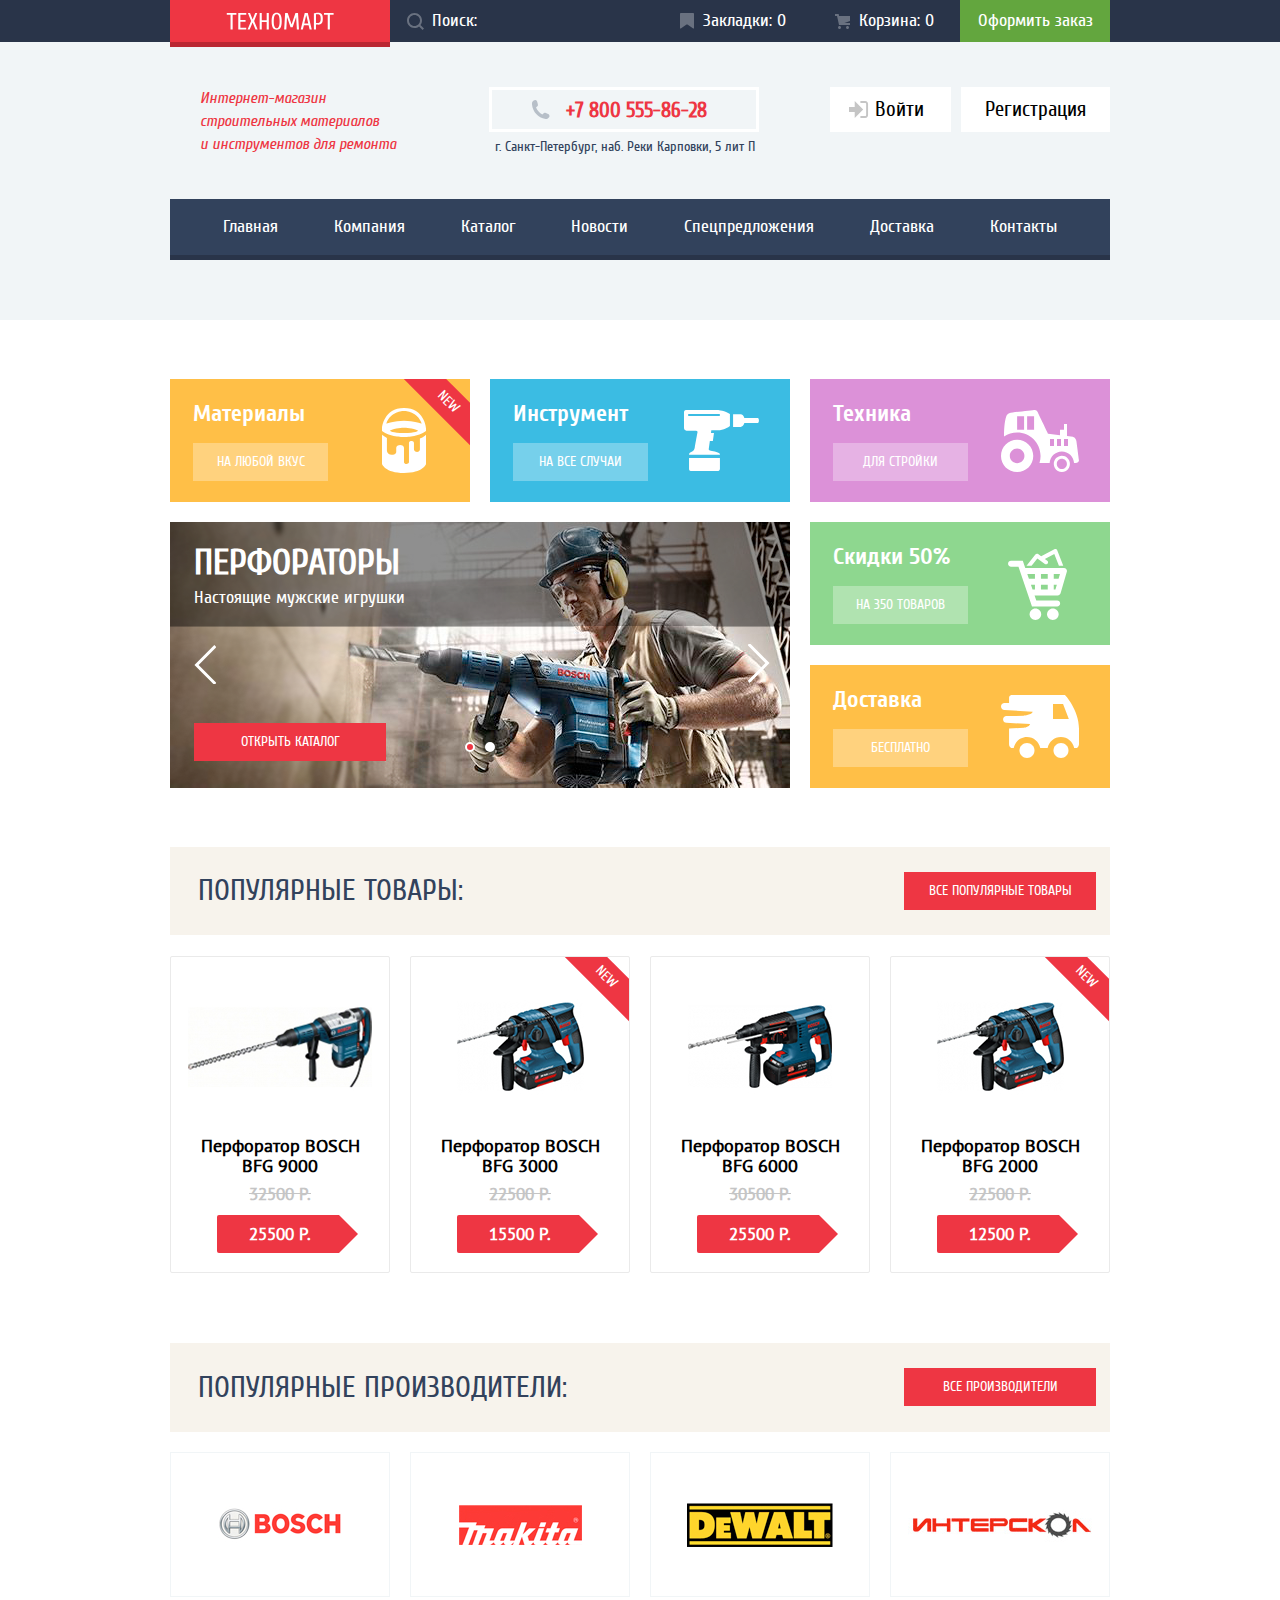
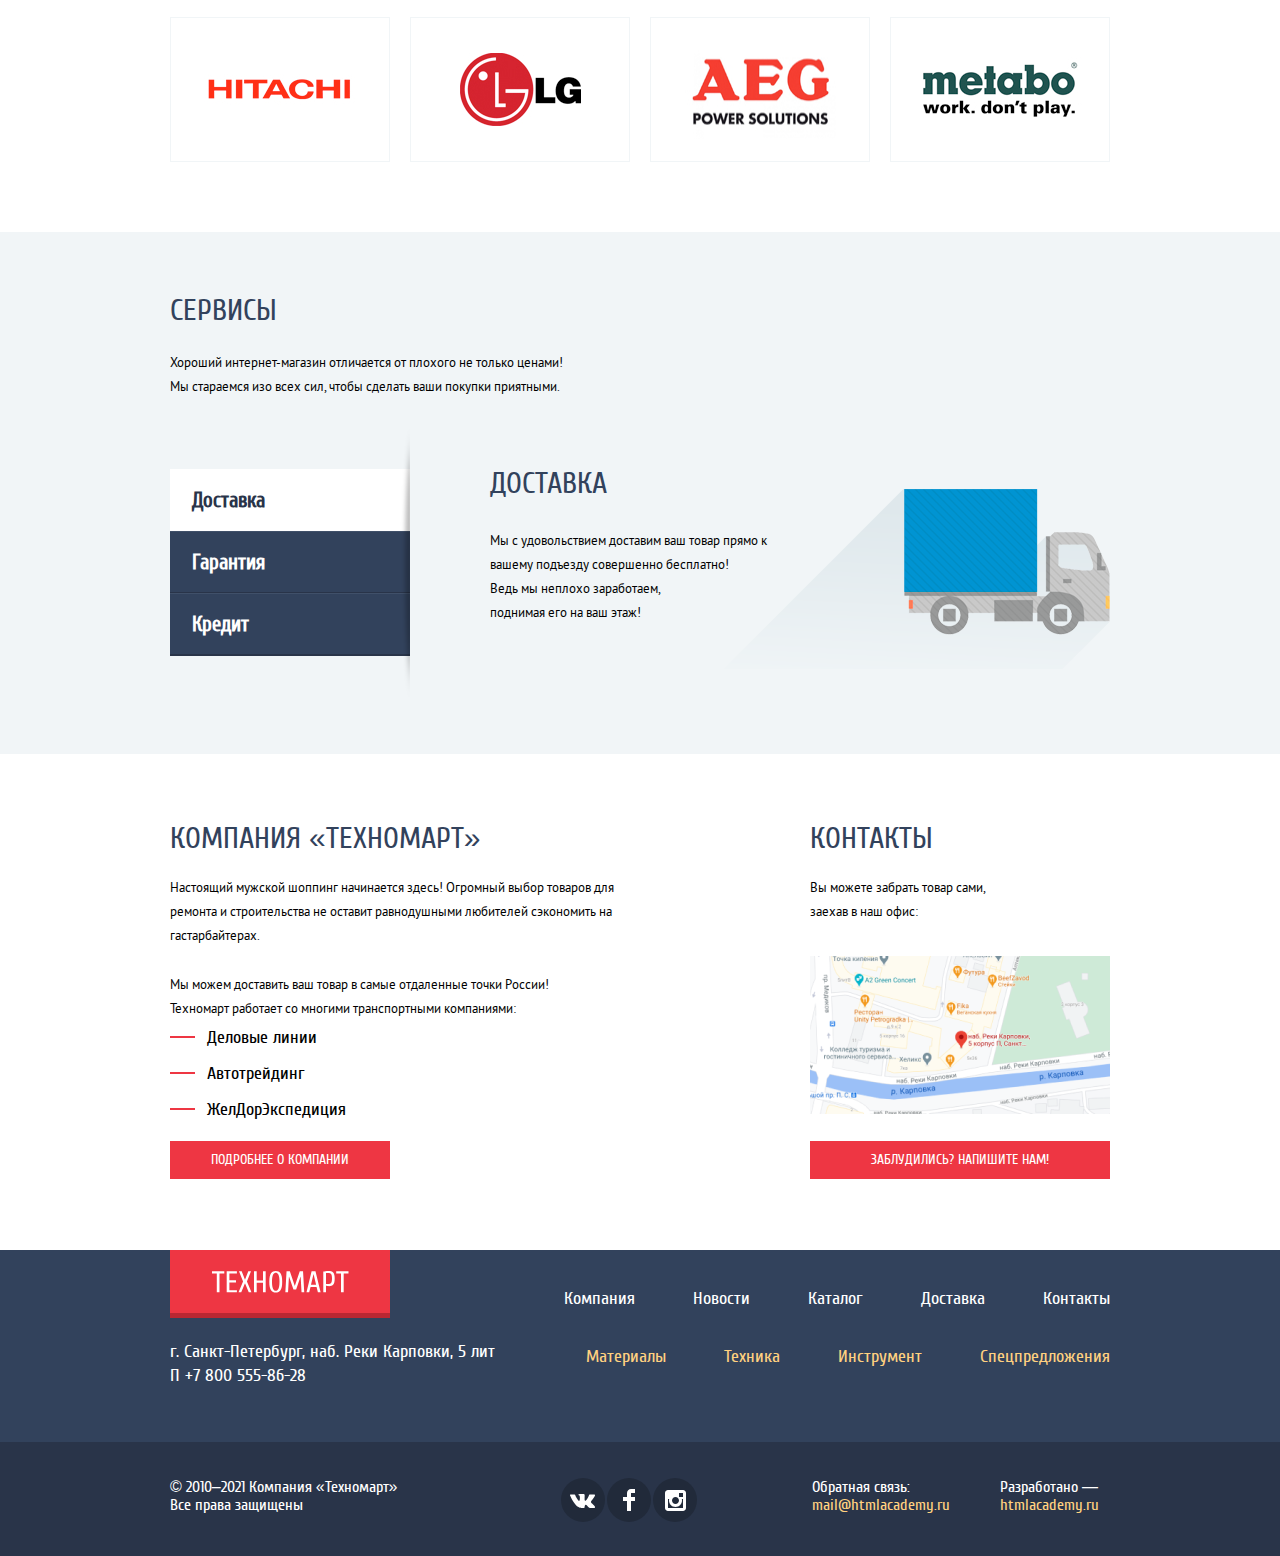
<file: index.html>
<!DOCTYPE html>
<html class="page" lang="ru">

<head>
	<meta charset="utf-8">
	<meta name="viewport" content="width=device-width, initial-scale=1.0">
	<title>HTML Academy: Техномарт</title>
	<link rel="icon" href="favicon.ico">
	<link rel="stylesheet" href="css/normalize-minimize.css">
	<link rel="stylesheet" href="css/style-minimize.css"> 
</head>

<body class="page-body">
	<div class="main-grid-wrapper">
		<header class="main-header">
			<section class="header-top">
				<div class="header-top-wrapper">
					<a class="header-top-logo main-logo"> <img class="main-header-logo-image" src="img/content/logo-technomart.svg" width="108" height="18" alt="логотип Техномарт"> </a>
					<div class="search-wrapper">
						<input class="main-search" type="text" name="search" id="search-id">
						<label class="main-search-label" for="search-id">
							<svg width="17" height="17" viewBox="0 0 17 17" xmlns="http://www.w3.org/2000/svg">
								<path class="main-search-label-icon" fill-rule="evenodd" clip-rule="evenodd" opacity="0.3" fill="#FFFFFF" d="M13.458 12.044L17 15.586L15.586 17L12.044 13.458C10.782 14.421 9.21 15 7.5 15C3.35786 15 0 11.6421 0 7.5C0 3.35786 3.35786 0 7.5 0C11.6421 0 15 3.35786 15 7.5C15.0001 9.14309 14.4581 10.7403 13.458 12.044ZM7.5 2C4.467 2 2 4.467 2 7.5C2.00331 10.5362 4.4638 12.9967 7.5 13C10.532 13 13 10.532 13 7.5C13 4.467 10.532 2 7.5 2Z" /> </svg> <span class="visually-hidden">
                  Поиск
                </span> </label>
					</div>
					<a class="header-top--bookmarks" href="#">
						<svg class="bookmarks-icon" width="14" height="16" viewBox="0 0 14 16" xmlns="http://www.w3.org/2000/svg">
							<path opacity="0.3" fill="#FFFFFF" d="M14 15C14 15.55 13.632 15.741 13.182 15.426L7.819 11.661C7.369 11.346 6.632 11.346 6.182 11.661L0.818 15.426C0.368 15.741 0 15.55 0 15V1C0 0.45 0.45 0 1 0H13C13.55 0 14 0.45 14 1V15Z" /> </svg> Закладки: <span>0</span> </a>
					<a class="header-top--basket" href="#">
						<svg class="basket-icon" width="15" height="15" viewBox="0 0 15 15" xmlns="http://www.w3.org/2000/svg">
							<path opacity="0.3" fill="#FFFFFF" d="M4.5 15C5.32843 15 6 14.3284 6 13.5C6 12.6716 5.32843 12 4.5 12C3.67157 12 3 12.6716 3 13.5C3 14.3284 3.67157 15 4.5 15Z" />
							<path opacity="0.3" fill="#FFFFFF" d="M12.5 15C13.3284 15 14 14.3284 14 13.5C14 12.6716 13.3284 12 12.5 12C11.6716 12 11 12.6716 11 13.5C11 14.3284 11.6716 15 12.5 15Z" />
							<path opacity="0.3" fill="#FFFFFF" d="M15 2H4.07L3.648 0H0V2H2.031L4.016 11H15V9H9.441L15 6.951V2Z" /> </svg> Корзина: <span>0</span> </a> <a class="make-order-button" href="#">Оформить заказ</a> </div>
			</section>
			<section class="header-middle">
				<div class="header-middle--main-description-wrapper">
					<h1 class="header-middle--main-description">Интернет-магазин строительных материалов и&nbsp;инструментов для ремонта</h1> </div>
				<div class="header-middle--contacts-wrapper"> <a class="header-middle--call-us-button" href="tel:+78005558628">+7 800 555-86-28</a>
					<p class="header-middle--address">г. Санкт-Петербург, наб. Реки Карповки, 5 лит П</p>
				</div>
				<div class="header-middle--account-buttons-wrapper">
					<a class="header-middle--account-button log-in" href="#">
						<svg width="20" height="17" viewBox="0 0 20 17" xmlns="http://www.w3.org/2000/svg">
							<path d="M14.1667 8.5L5.71429 0V6H0V11H5.71429V17L14.1667 8.5Z" fill="#C5C5C5" />
							<path d="M16.1771 15.01H11.3895V17H16.1771C18.2514 17 19.0381 15.19 19.0619 13.974V3.028C19.0381 1.811 18.2514 0 16.1771 0H11.3895V1.99H16.1771C16.9762 1.99 17.1219 2.671 17.1391 3.047V13.951C17.1229 14.327 16.9762 15.01 16.1771 15.01Z" fill="#C5C5C5" /> </svg> Войти </a>
					<a class="header-middle--account-button check-in" href="#">
						<p>Регистрация</p>
					</a>
				</div>
			</section>
			<nav class="main-nav">
				<ul class="site-nav">
					<li> <a>Главная</a> </li>
					<li> <a href="#">Компания</a> </li>
					<li> <a href="catalog.html">Каталог</a> </li>
					<li> <a href="#">Новости</a> </li>
					<li> <a href="#">Спецпредложения</a> </li>
					<li> <a href="#">Доставка</a> </li>
					<li> <a href="#">Контакты</a> </li>
				</ul>
			</nav>
		</header>
		<main class="main-container index-container">
			<div class="center-wrapper">
				<section class="services">
					<h2 class="visually-hidden">Акции и услуги</h2>
					<div class="services-list">
						<div class="services-list-item services-list-item--new materials">
							<h3>Материалы</h3> <a href="#">На любой вкус</a> </div>
						<div class="services-list-item tools">
							<h3>Инструмент</h3> <a href="#">На все случаи</a> </div>
						<div class="services-list-item equipment">
							<h3>Техника</h3> <a href="#">Для стройки</a> </div>
						<div class="services-list-item discount">
							<h3>Скидки 50%</h3> <a href="#">На 350 товаров</a> </div>
						<div class="services-list-item delivery">
							<h3>Доставка</h3> <a href="#">Бесплатно</a> </div>
						<div class="slider">
							<article class="main-article perforators">
								<div class="main-article-wrapper">
									<h3>Перфораторы</h3>
									<p>Настоящие мужские игрушки</p>
								</div> <a class="main-button catalog-button" href="catalog.html">Открыть каталог</a> </article>
							<article class="main-article drills main-article-disabled">
								<div class="main-article-wrapper">
									<h3>Дрели</h3>
									<p>Соседям на радость!</p>
								</div> <a class="main-button catalog-button" href="catalog.html">Открыть каталог</a> </article>
							<div class="slider-buttons">
								<button class="main-article-button button-left perforators-button" type="button" aria-label="переключение слайдера влево"></button>
								<button class="main-article-button button-right perforators-button" type="button" aria-label="переключение слайдера вправо"></button>
							</div>
							<div class="slider-controls">
								<button class="current" type="button" aria-label="Первый слайд"></button>
								<button type="button" aria-label="Второй слайд"></button>
							</div>
						</div>
					</div>
				</section>
				<section class="popular-goods">
					<div class="popular-goods-header">
						<h2 class="typical-header">Популярные товары:</h2> <a class="main-button show-all-goods">все популярные товары</a> </div>
					<ul class="popular-goods-list">
						<li class="popular-goods-item">
							<div class="popular-goods-item--buttons-wrapper"> <a class="popular-goods-item--button buy-button">Купить</a> <a class="popular-goods-item--button to-bookmarks-button">в закладки</a> </div>
							<a class="popular-goods-item--link" href="#">
								<h3>Перфоратор BOSCH BFG 9000</h3> </a>
							<div class="popular-goods-item--image-wrapper"> <img src="img/content/goods/bfg-9000.jpg" width="184" height="164" alt="синий перфоратор с буром на 12"> </div>
							<p>32500 Р.</p>
							<button class="popular-goods-item--price-button" type="button">25500 Р.</button>
						</li>
						<li class="popular-goods-item popular-goods-item--new">
							<div class="popular-goods-item--buttons-wrapper"> <a class="popular-goods-item--button buy-button">Купить</a> <a class="popular-goods-item--button to-bookmarks-button">в закладки</a> </div>
							<a class="popular-goods-item--link" href="#">
								<h3>Перфоратор BOSCH BFG 3000</h3> </a>
							<div class="popular-goods-item--image-wrapper"> <img src="img/content/goods/bfg-3000.jpg" width="127" height="112" alt="синий перфоратор с буром на 8"> </div>
							<p>22500 Р.</p>
							<button class="popular-goods-item--price-button" type="button">15500 Р.</button>
						</li>
						<li class="popular-goods-item">
							<div class="popular-goods-item--buttons-wrapper"> <a class="popular-goods-item--button buy-button">Купить</a> <a class="popular-goods-item--button to-bookmarks-button">в закладки</a> </div>
							<a class="popular-goods-item--link" href="#">
								<h3>Перфоратор BOSCH BFG 6000</h3> </a>
							<div class="popular-goods-item--image-wrapper"> <img src="img/content/goods/bfg-6000.jpg" width="144" height="128" alt="синий перфоратор с буром на 10"> </div>
							<p>30500 Р.</p>
							<button class="popular-goods-item--price-button" type="button">25500 Р.</button>
						</li>
						<li class="popular-goods-item popular-goods-item--new">
							<div class="popular-goods-item--buttons-wrapper"> <a class="popular-goods-item--button buy-button">Купить</a> <a class="popular-goods-item--button to-bookmarks-button">в закладки</a> </div>
							<a class="popular-goods-item--link" href="#">
								<h3>Перфоратор BOSCH BFG 2000</h3> </a>
							<div class="popular-goods-item--image-wrapper"> <img src="img/content/goods/bfg-2000.jpg" width="127" height="112" alt="синий перфоратор с буром на 8"> </div>
							<p>22500 Р.</p>
							<button class="popular-goods-item--price-button" type="button">12500 Р.</button>
						</li>
					</ul>
				</section>
				<section class="popular-companies">
					<div class="popular-companies-header">
						<h2 class="typical-header">Популярные производители:</h2> <a class="main-button show-all-companies" href="">все производители</a> </div>
					<ul class="popular-companies-list">
						<li class="popular-companies-item">
							<a href="#"> <img src="img/content/companies/bosch.jpg" width="126" height="37" alt="логотип BOSCH"> </a>
						</li>
						<li class="popular-companies-item">
							<a href="#"> <img src="img/content/companies/makita.jpg" width="123" height="40" alt="логотип makita"> </a>
						</li>
						<li class="popular-companies-item">
							<a href="#"> <img src="img/content/companies/dewalt.jpg" width="146" height="44" alt="логотип dewalt"> </a>
						</li>
						<li class="popular-companies-item">
							<a href="#"> <img src="img/content/companies/interskol.jpg" width="200" height="76" alt="логотип интерскол"> </a>
						</li>
						<li class="popular-companies-item">
							<a href="#"> <img src="img/content/companies/hitachi.jpg" width="169" height="31" alt="логотип hitachi"> </a>
						</li>
						<li class="popular-companies-item">
							<a href="#"> <img src="img/content/companies/lg.jpg" width="121" height="73" alt="логотип LG"> </a>
						</li>
						<li class="popular-companies-item">
							<a href="#"> <img src="img/content/companies/aeg.jpg" width="151" height="98" alt="логотип AEG"> </a>
						</li>
						<li class="popular-companies-item">
							<a href="#"> <img src="img/content/companies/metabo.jpg" width="204" height="69" alt="логотип metabo"> </a>
						</li>
					</ul>
				</section>
			</div>
			<section class="service-description">
				<div class="service-description--center-wrapper">
					<h2 class="typical-header">Сервисы</h2>
					<p>Хороший интернет-магазин отличается от плохого не только ценами!
						<br> Мы стараемся изо всех сил, чтобы сделать ваши покупки приятными.</p>
					<div class="service-description-wrapper">
						<ul class="services-buttons-list">
							<li class="services-buttons-item">
								<button class="service-button service-button--delivery-button active" type="button">Доставка</button>
							</li>
							<li class="services-buttons-item">
								<button class="service-button service-button--guarantee-button" type="button">Гарантия</button>
							</li>
							<li class="services-buttons-item">
								<button class="service-button service-button--credit-button" type="button">Кредит</button>
							</li>
						</ul>
						<ul class="service-description-list">
							<li class="service-item delivery-item">
								<h3 class="typical-header">Доставка</h3>
								<p>Мы с удовольствием доставим ваш товар прямо к вашему подъезду совершенно бесплатно!
									<br> Ведь мы неплохо заработаем,
									<br> поднимая его на ваш этаж! </p>
							</li>
							<li class="service-item guarantee-item visually-hidden">
								<h3 class="guarantee-header">Гарантия</h3>
								<p>Если купленный у нас товар поломается или заискрит, а также в случае пожара, спровоцированного его возгоранием, вы всегда можете быть уверены в нашей гарантии. Мы обменяем сгоревший товар на новый. Дом уж восстановите как-нибудь сами. </p>
							</li>
							<li class="service-item credit-item visually-hidden">
								<h3 class="typical-header">Кредит</h3>
								<p>Залезть в долговую яму стало проще!
									<br> Кредитные консультанты придут вам на помощь.</p> <a class="main-button make-request" href="#">Отправить заявку</a> </li>
						</ul>
					</div>
				</div>
			</section>
			<section class="company-description">
				<div class="center-wrapper">
					<div class="company-description-wrapper">
						<h2 class="typical-header">Компания «Техномарт»</h2>
						<p>Настоящий мужской шоппинг начинается здесь! Огромный выбор товаров для ремонта и строительства не оставит равнодушными любителей сэкономить на гастарбайтерах.</p>
						<p>Мы можем доставить ваш товар в самые отдаленные точки России!
							<br> Техномарт работает со многими транспортными компаниями:</p>
						<ul class="delivery-companies-list">
							<li>Деловые линии</li>
							<li>Автотрейдинг</li>
							<li>ЖелДорЭкспедиция</li>
						</ul> <a class="main-button about-company-button" href="#">Подробнее о компании</a> </div>
					<div class="company-description--contacts-wrapper"> <span class="typical-header">Контакты</span>
						<p> Вы можете забрать товар сами,
							<br> заехав в наш офис:</p>
						<a href="#" class="button-map"> <img src="img/content/map.png" width="300" height="158" alt="г. Санкт-Петербург, наб. Реки Карповки, 5 лит П"> </a> <a class="main-button appeal-link" href="form.html">Заблудились? Напишите нам!</a> </div>
				</div>
			</section>
		</main>
		<footer class="page-footer">
			<section class="footer-top">
				<div class="center-wrapper">
					<div class="logo-and-address-wrapper">
						<a href="/" class="footer-top-logo main-logo"> <img src="img/content/logo-technomart.svg" width="138" height="23" alt="логотип Техномарт"> </a>
						<p>г. Санкт-Петербург, наб. Реки Карповки, 5 лит П +7 800 555-86-28</p>
					</div>
					<nav class="footer-nav">
						<ul class="footer-nav-list">
							<li class="footer-nav--item"> <a href="#">Компания</a> </li>
							<li class="footer-nav--item"> <a href="#">Новости</a> </li>
							<li class="footer-nav--item"> <a href="/catalog.html">Каталог</a> </li>
							<li class="footer-nav--item"> <a href="#">Доставка</a> </li>
							<li class="footer-nav--item"> <a href="#">Контакты</a> </li>
						</ul>
						<ul class="footer-nav-list">
							<li class="footer-nav--item"> <a href="#">Материалы</a> </li>
							<li class="footer-nav--item"> <a href="#">Техника</a> </li>
							<li class="footer-nav--item"> <a href="#">Инструмент</a> </li>
							<li class="footer-nav--item"> <a href="#">Спецпредложения</a> </li>
						</ul>
					</nav>
				</div>
			</section>
			<section class="footer-bottom">
				<div class="center-wrapper">
					<p class="footer-bottom--copyright"> © 2010–2021 Компания «Техномарт»
						<br> Все права защищены</p>
					<ul class="footer-bottom--social-list">
						<li>
							<a class="footer-bottom--social-button vk" href="#"> <span class="visually-hidden">Вконтакте</span> </a>
						</li>
						<li>
							<a class="footer-bottom--social-button facebook" href="#"> <span class="visually-hidden">Фейсбук</span> </a>
						</li>
						<li>
							<a class="footer-bottom--social-button instagram" href="#"> <span class="visually-hidden">Инстаграм</span> </a>
						</li>
					</ul>
					<p class="footer-bottom--feedback"> Обратная связь: <a href="https://mail@htmlacademy.ru">mail@htmlacademy.ru</a> </p>
					<p class="footer-bottom--developed-by">Разработано — <a href="https://htmlacademy.ru/intensive/htmlcss">htmlacademy.ru</a> </p>
				</div>
			</section>
		</footer>
	</div>
	<section class="appeal">
		<h2 class="visually-hidden">Форма обращения</h2>
		<form class="appeal-form" action="https://echo.htmlacademy.ru" method="POST">
			<div class="form-wrapper">
				<p>
					<label class="appeal-form-label" for="your-name-id">Ваше имя:</label>
					<input class="form-wrapper-field your-name" type="text" name="your-name" id="your-name-id" placeholder="Имя Фамилия"> </p>
				<p>
					<label class="appeal-form-label" for="your-email-id">Ваш e-mail:</label>
					<input class="form-wrapper-field your-email" type="email" name="your-email" id="your-email-id" placeholder="email@example.com"> </p>
				<p>
					<label class="appeal-text-label" for="your-text-id">Текст письма:</label>
					<textarea class="appeal-text" name="your-text" id="your-text-id" placeholder="В свободной форме"></textarea>
				</p>
			</div>
			<div class="submit-button-area">
				<button class="main-button submit-button" type="submit">Отправить</button>
			</div>
			<button class="close-button" type="button" aria-label="кнопка закрытия формы"></button>
		</form>
	</section>
	<section class="map-wrapper">
		<h2 class="visually-hidden">Как до нас добраться</h2>
		<iframe src="https://www.google.com/maps/embed?pb=!1m18!1m12!1m3!1d1998.6037999040354!2d30.322010416394033!3d59.938716271971415!2m3!1f0!2f0!3f0!3m2!1i1024!2i768!4f13.1!3m3!1m2!1s0x4696310fca5ba729%3A0xea9c53d4493c879f!2sBolshaya+Konyushennaya+ul.%2C+19%2C+Sankt-Peterburg%2C+Russia%2C+191186!5e0!3m2!1sen!2s!4v1441888483426" width="943" height="449" allowfullscreen title="Офис компании по адресу ул. Большая Конюшенная 19/8, Санкт-Петербург"></iframe>
		<button class="close-button" type="button" aria-label="кнопка закрытия карты"></button>
	</section>
	<script src="js/appeal-minimize.js"></script>
	<script src="js/map-minimize.js"></script>
	<script src="js/srvice_slider-minimize.js"></script>
</body>
</file>
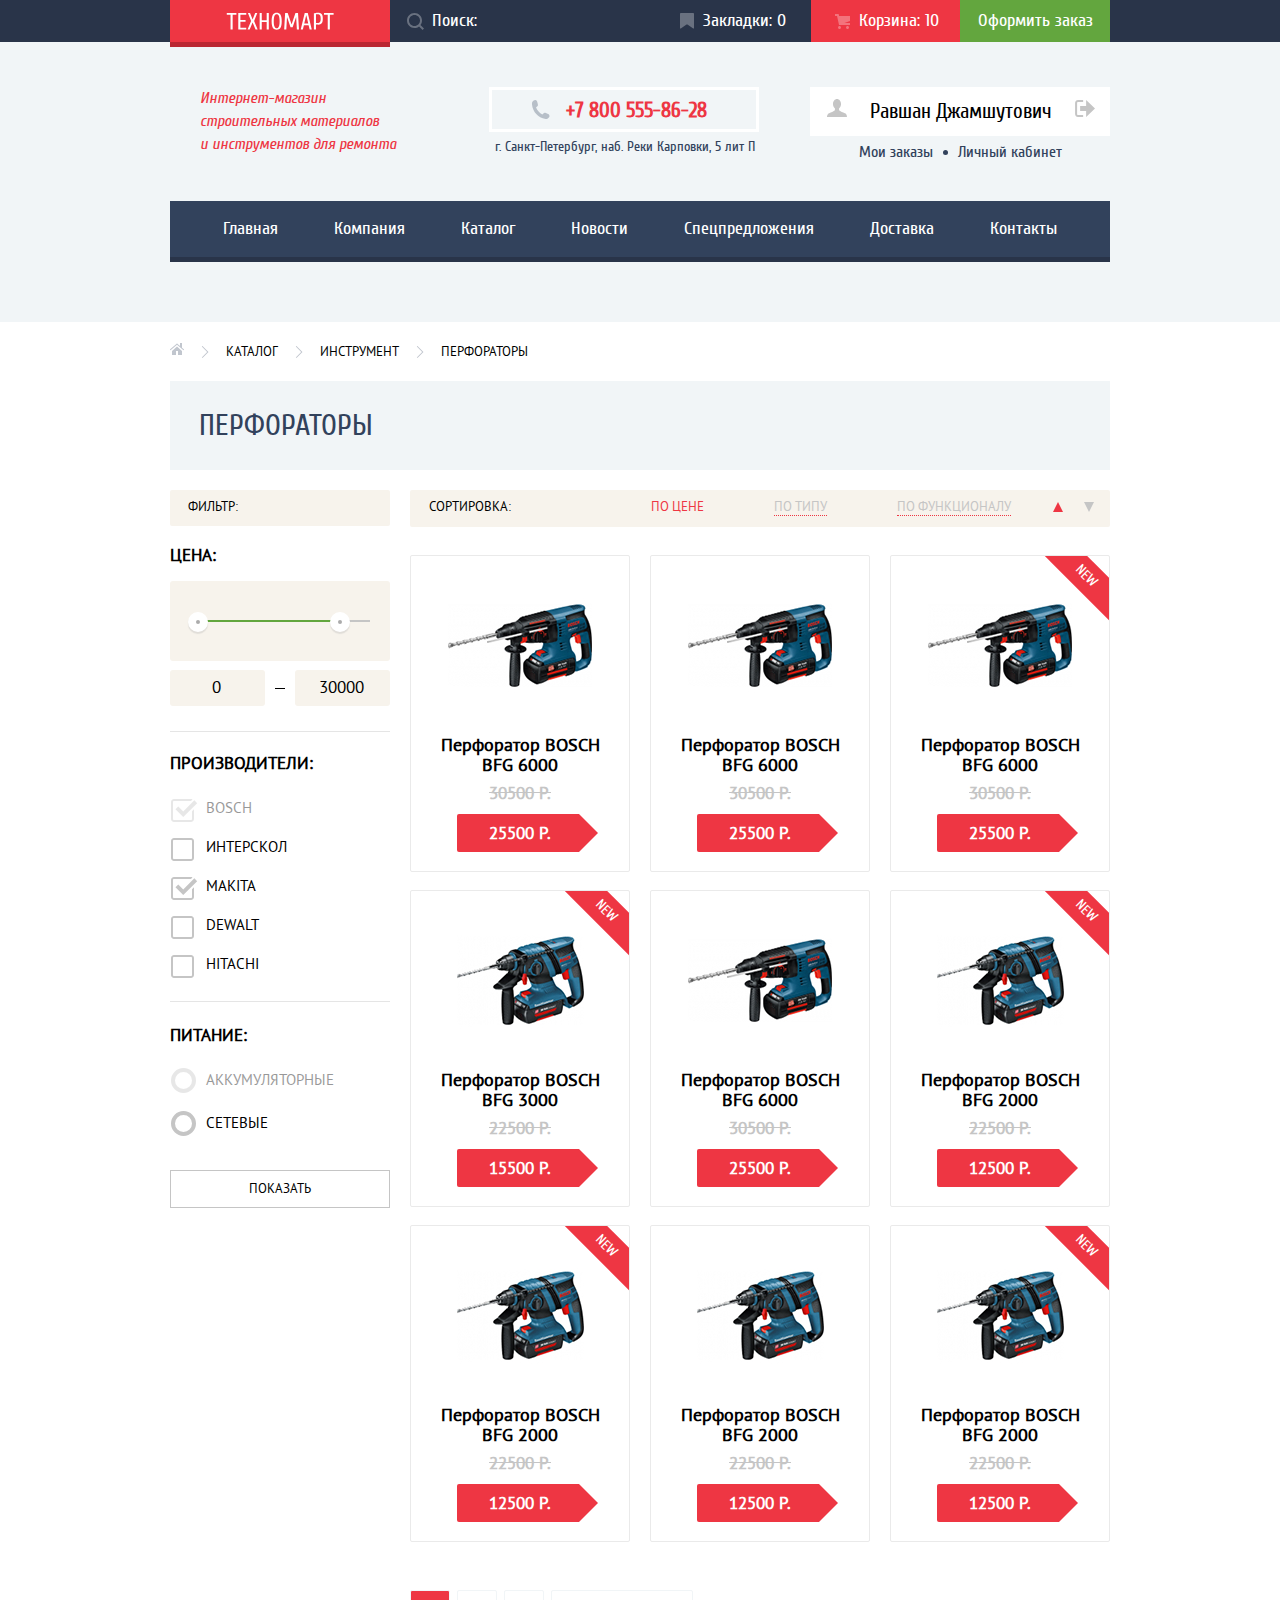
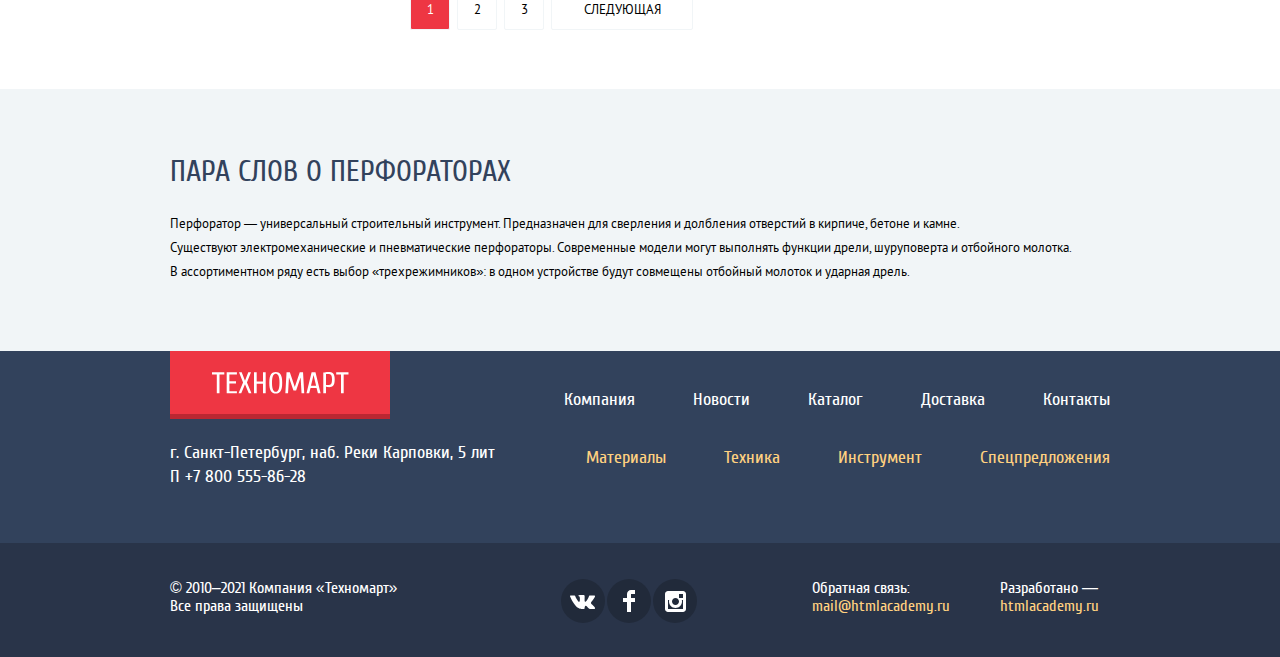
<file: catalog.html>
<!DOCTYPE html>
<html class="page" lang="ru">

<head>
	<meta charset="UTF-8">
	<meta name="viewport" content="width=device-width, initial-scale=1.0">
	<title>HTML Academy: Техномарт</title>
	<link rel="icon" href="favicon.ico">
	<link rel="stylesheet" href="css/normalize-minimize.css">
	<link rel="stylesheet" href="css/style-minimize.css"> </head>

<body class="page-body">
	<div class="main-grid-wrapper">
		<header class="main-header">
			<section class="header-top">
				<div class="header-top-wrapper">
					<a href="index.html" class="header-top-logo main-logo"> <img class="main-header-logo-image" src="img/content/logo-technomart.svg" width="108" height="18" alt="логотип Техномарт"> </a>
					<div class="search-wrapper">
						<input class="main-search" type="text" name="search" id="search-id">
						<label class="main-search-label" for="search-id">
							<svg width="17" height="17" viewBox="0 0 17 17" xmlns="http://www.w3.org/2000/svg">
								<path class="main-search-label-icon" fill-rule="evenodd" clip-rule="evenodd" opacity="0.3" fill="#FFFFFF" d="M13.458 12.044L17 15.586L15.586 17L12.044 13.458C10.782 14.421 9.21 15 7.5 15C3.35786 15 0 11.6421 0 7.5C0 3.35786 3.35786 0 7.5 0C11.6421 0 15 3.35786 15 7.5C15.0001 9.14309 14.4581 10.7403 13.458 12.044ZM7.5 2C4.467 2 2 4.467 2 7.5C2.00331 10.5362 4.4638 12.9967 7.5 13C10.532 13 13 10.532 13 7.5C13 4.467 10.532 2 7.5 2Z" /> </svg> <span class="visually-hidden">
                  Поиск
                </span> </label>
					</div>
					<a class="header-top--bookmarks" href="#">
						<svg class="bookmarks-icon" width="14" height="16" viewBox="0 0 14 16" xmlns="http://www.w3.org/2000/svg">
							<path opacity="0.3" fill="#FFFFFF" d="M14 15C14 15.55 13.632 15.741 13.182 15.426L7.819 11.661C7.369 11.346 6.632 11.346 6.182 11.661L0.818 15.426C0.368 15.741 0 15.55 0 15V1C0 0.45 0.45 0 1 0H13C13.55 0 14 0.45 14 1V15Z" /> </svg>
						<p>Закладки:</p> <span>0</span> </a>
					<a class="header-top--basket active" href="#">
						<svg class="basket-icon" width="15" height="15" viewBox="0 0 15 15" xmlns="http://www.w3.org/2000/svg" opacity="0.3" fill="#FFFFFF">
							<path d="M4.5 15C5.32843 15 6 14.3284 6 13.5C6 12.6716 5.32843 12 4.5 12C3.67157 12 3 12.6716 3 13.5C3 14.3284 3.67157 15 4.5 15Z" fill="white" />
							<path d="M12.5 15C13.3284 15 14 14.3284 14 13.5C14 12.6716 13.3284 12 12.5 12C11.6716 12 11 12.6716 11 13.5C11 14.3284 11.6716 15 12.5 15Z" fill="white" />
							<path d="M15 2H4.07L3.648 0H0V2H2.031L4.016 11H15V9H9.441L15 6.951V2Z" /> </svg>
						<p>Корзина:</p> <span>10</span> </a>
					<a class="make-order-button" href="#">
						<p>Оформить заказ</p>
					</a>
				</div>
			</section>
			<section class="header-middle">
				<div class="header-middle--main-description-wrapper">
					<p class="header-middle--main-description">Интернет-магазин строительных материалов и&nbsp;инструментов для ремонта</p>
				</div>
				<div class="header-middle--contacts-wrapper"> <a class="header-middle--call-us-button" href="tel:+78005558628">+7 800 555-86-28</a>
					<p class="header-middle--address">г. Санкт-Петербург, наб. Реки Карповки, 5 лит П</p>
				</div>
				<div class="header-middle--account-block">
					<div class="header-middle-account-block-username--wrapper">
						<p class="header-middle-account-block--username">Равшан Джамшутович</p>
						<a class="header-middle-account-block--my-profile" href="#"> <span class="visually-hidden">мой профиль</span>
							<svg class="user-icon" width="20" height="18" viewBox="0 0 20 18" xmlns="http://www.w3.org/2000/svg">
								<path d="M17.881 14.166C15.737 13.431 13.625 12.5 12.674 11.776C12.017 11.275 11.904 10.158 12.157 9.361C13.275 8.458 14.021 6.884 14.021 5.083C14.021 2.276 12.221 0 10 0C7.77902 0 5.97901 2.276 5.97901 5.083C5.97901 6.884 6.72501 8.457 7.84201 9.36C8.09501 10.158 7.98302 11.275 7.32502 11.776C6.37502 12.5 4.26201 13.43 2.11801 14.166C-0.0259852 14.902 1.48343e-05 18 1.48343e-05 18H20C20 18 20.025 14.901 17.881 14.166Z" fill="#C5C5C5" /> </svg>
						</a>
						<a class="header-middle-account-block--exit" href="#"> <span class="visually-hidden">Выйти</span>
							<svg class="exit-icon" width="20" height="17" viewBox="0 0 20 17" xmlns="http://www.w3.org/2000/svg">
								<path d="M20 8.5L11.125 0V6H5.125V11H11.125V17L20 8.5Z" fill="#C5C5C5" />
								<path d="M2.10604 13.952V3.048C2.12404 2.672 2.27704 1.991 3.11604 1.991H8.14304V0H3.11604C0.938036 0 0.112036 1.81 0.0870361 3.027V13.973C0.112036 15.189 0.938036 17 3.11604 17H8.14304V15.01H3.11604C2.27704 15.01 2.12404 14.327 2.10604 13.952Z" fill="#C5C5C5" /> </svg>
						</a>
					</div> <a class="header-middle-account-block--my-orders" href="#">Мои заказы</a> <span class="header-middle-account-block--point"></span> <a class="header-middle-account-block--private-area" href="#">Личный кабинет</a> </div>
			</section>
			<nav class="main-nav">
				<ul class="site-nav">
					<li class="site-nav-item"> <a href="index.html">Главная</a> </li>
					<li class="site-nav-item"> <a href="#">Компания</a> </li>
					<li class="site-nav-item"> <a>Каталог</a> </li>
					<li class="site-nav-item"> <a href="#">Новости</a> </li>
					<li class="site-nav-item"> <a href="#">Спецпредложения</a> </li>
					<li class="site-nav-item"> <a href="#">Доставка</a> </li>
					<li class="site-nav-item"> <a href="#">Контакты</a> </li>
				</ul>
			</nav>
		</header>
		<main class="container catalog-container">
			<div class="center-wrapper">
				<ul class="breadcrumbs">
					<li class="breadcrumb-item">
						<a href="index.html"> <span class="visually-hidden">Главная</span> </a>
					</li>
					<li class="breadcrumb-item"> <a href="#">Каталог</a> </li>
					<li class="breadcrumb-item"> <a href="#">Инструмент</a> </li>
					<li class="breadcrumb-item"> <a>Перфораторы</a> </li>
				</ul>
				<div class="main-header-block">
					<h1 class="typical-header">Перфораторы</h1> </div>
				<div class="filter-distribution-grid-wrapper">
					<section class="filter">
						<h2 class="visually-hidden">Фильтр и сортировка</h2>
						<form method="GET" action="https://echo.htmlacademy.ru">
							<h3 class="filter-header">Фильтр:</h3>
							<fieldset class="price-filter">
								<legend>Цена:</legend>
								<div class="range-filter">
									<div class="range-controls">
										<div class="scale">
											<div class="bar"></div>
										</div>
										<div class="toggle toggle-min" tabindex="0"></div>
										<div class="toggle toggle-max" tabindex="0"></div>
									</div>
									<div class="price-controls">
										<label class="min-price">
											<input type="number" name="min-price" value="0"> </label> <span class="price-controls-dash"></span>
										<label class="max-price">
											<input type="number" name="max-price" value="30000"> </label>
									</div>
								</div>
							</fieldset>
							<fieldset class="companies-selection-field">
								<legend class="field-name">Производители:</legend>
								<ul class="companies-selection-list">
									<li class="companies-selection-item">
										<input class="companies-input-checkbox visually-hidden" type="checkbox" name="bosch" id="filter-bosch-id" disabled checked>
										<label for="filter-bosch-id">bosch</label>
									</li>
									<li class="companies-selection-item">
										<input class="companies-input-checkbox visually-hidden" type="checkbox" name="interskol" id="filter-interskol-id">
										<label for="filter-interskol-id">интерскол</label>
									</li>
									<li class="companies-selection-item">
										<input class="companies-input-checkbox visually-hidden" type="checkbox" name="makita" id="filter-makita-id" checked>
										<label for="filter-makita-id">makita</label>
									</li>
									<li class="companies-selection-item">
										<input class="companies-input-checkbox visually-hidden" type="checkbox" name="dewalt" id="filter-dewalt-id">
										<label for="filter-dewalt-id">dewalt</label>
									</li>
									<li class="companies-selection-item">
										<input class="companies-input-checkbox visually-hidden" type="checkbox" name="hitachi" id="filter-hitachi-id">
										<label for="filter-hitachi-id">hitachi</label>
									</li>
								</ul>
							</fieldset>
							<fieldset class="charging-type-field">
								<legend class="field-name">Питание:</legend>
								<ul>
									<li class="charging-type-selection-item">
										<input class="charging-type-input-radio visually-hidden" type="radio" name="power-type" value="battery" id="filter-battery-id" disabled>
										<label for="filter-battery-id">Аккумуляторные</label>
									</li>
									<li class="charging-type-selection-item">
										<input class="charging-type-input-radio visually-hidden" type="radio" name="power-type" value="socket" id="filter-socket-id">
										<label for="filter-socket-id">Сетевые</label>
									</li>
								</ul>
							</fieldset>
							<button class="use-filter-button" type="submit">Показать</button>
						</form>
					</section>
					<section class="distribution-&-goods">
						<section class="distribution-block">
							<h3>Сортировка:</h3>
							<ul class="distribution-list">
								<li class="distribution-item active"> <a href="#">По цене</a> </li>
								<li class="distribution-item"> <a href="#">По типу</a> </li>
								<li class="distribution-item"> <a href="#">По функционалу</a> </li>
							</ul>
							<div class="distribution-buttons-block">
								<a href="#" class="distribution-button distribution-button-up selected" aria-label="кнопка настройки фильтра по возрастанию"></a>
								<a href="#" class="distribution-button distribution-button-down" aria-label="кнопка настройки фильтра по убыванию"></a>
							</div>
						</section>
						<section class="filtered-goods">
							<h2 class="visually-hidden">Список товаров</h2>
							<ul class="filtered-goods-list">
								<li class="popular-goods-item">
									<div class="popular-goods-item--buttons-wrapper"> <a class="popular-goods-item--button buy-button">Купить</a> <a class="popular-goods-item--button to-bookmarks-button">в закладки</a> </div>
									<a class="popular-goods-item--link" href="#">
										<h3>Перфоратор BOSCH BFG 6000</h3> </a>
									<div class="popular-goods-item--image-wrapper"> <img src="img/content/goods/bfg-6000.jpg" width="144" height="128" alt="синий перфоратор с буром на 10"> </div>
									<p>30500 Р.</p>
									<button class="popular-goods-item--price-button" type="button">25500 Р.</button>
								</li>
								<li class="popular-goods-item">
									<div class="popular-goods-item--buttons-wrapper"> <a class="popular-goods-item--button buy-button">Купить</a> <a class="popular-goods-item--button to-bookmarks-button">в закладки</a> </div>
									<a class="popular-goods-item--link" href="#">
										<h3>Перфоратор BOSCH BFG 6000</h3> </a>
									<div class="popular-goods-item--image-wrapper"> <img src="img/content/goods/bfg-6000.jpg" width="144" height="128" alt="синий перфоратор с буром на 10"> </div>
									<p>30500 Р.</p>
									<button class="popular-goods-item--price-button" type="button">25500 Р.</button>
								</li>
								<li class="popular-goods-item popular-goods-item--new">
									<div class="popular-goods-item--buttons-wrapper"> <a class="popular-goods-item--button buy-button">Купить</a> <a class="popular-goods-item--button to-bookmarks-button">в закладки</a> </div>
									<a class="popular-goods-item--link" href="#">
										<h3>Перфоратор BOSCH BFG 6000</h3> </a>
									<div class="popular-goods-item--image-wrapper"> <img src="img/content/goods/bfg-6000.jpg" width="144" height="128" alt="синий перфоратор с буром на 10"> </div>
									<p>30500 Р.</p>
									<button class="popular-goods-item--price-button" type="button">25500 Р.</button>
								</li>
								<li class="popular-goods-item popular-goods-item--new">
									<div class="popular-goods-item--buttons-wrapper"> <a class="popular-goods-item--button buy-button">Купить</a> <a class="popular-goods-item--button to-bookmarks-button">в закладки</a> </div>
									<a class="popular-goods-item--link" href="#">
										<h3>Перфоратор BOSCH BFG 3000</h3> </a>
									<div class="popular-goods-item--image-wrapper"> <img src="img/content/goods/bfg-3000.jpg" width="127" height="112" alt="синий перфоратор с буром на 8"> </div>
									<p>22500 Р.</p>
									<button class="popular-goods-item--price-button" type="button">15500 Р.</button>
								</li>
								<li class="popular-goods-item">
									<div class="popular-goods-item--buttons-wrapper"> <a class="popular-goods-item--button buy-button">Купить</a> <a class="popular-goods-item--button to-bookmarks-button">в закладки</a> </div>
									<a class="popular-goods-item--link" href="#">
										<h3>Перфоратор BOSCH BFG 6000</h3> </a>
									<div class="popular-goods-item--image-wrapper"> <img src="img/content/goods/bfg-6000.jpg" width="144" height="128" alt="синий перфоратор с буром на 10"> </div>
									<p>30500 Р.</p>
									<button class="popular-goods-item--price-button" type="button">25500 Р.</button>
								</li>
								<li class="popular-goods-item popular-goods-item--new">
									<div class="popular-goods-item--buttons-wrapper"> <a class="popular-goods-item--button buy-button">Купить</a> <a class="popular-goods-item--button to-bookmarks-button">в закладки</a> </div>
									<a class="popular-goods-item--link" href="#">
										<h3>Перфоратор BOSCH BFG 2000</h3> </a>
									<div class="popular-goods-item--image-wrapper"> <img src="img/content/goods/bfg-2000.jpg" width="127" height="112" alt="синий перфоратор с буром на 8"> </div>
									<p>22500 Р.</p>
									<button class="popular-goods-item--price-button" type="button">12500 Р.</button>
								</li>
								<li class="popular-goods-item popular-goods-item--new">
									<div class="popular-goods-item--buttons-wrapper"> <a class="popular-goods-item--button buy-button">Купить</a> <a class="popular-goods-item--button to-bookmarks-button">в закладки</a> </div>
									<a class="popular-goods-item--link" href="#">
										<h3>Перфоратор BOSCH BFG 2000</h3> </a>
									<div class="popular-goods-item--image-wrapper"> <img src="img/content/goods/bfg-2000.jpg" width="127" height="112" alt="синий перфоратор с буром на 8"> </div>
									<p>22500 Р.</p>
									<button class="popular-goods-item--price-button" type="button">12500 Р.</button>
								</li>
								<li class="popular-goods-item">
									<div class="popular-goods-item--buttons-wrapper"> <a class="popular-goods-item--button buy-button">Купить</a> <a class="popular-goods-item--button to-bookmarks-button">в закладки</a> </div>
									<a class="popular-goods-item--link" href="#">
										<h3>Перфоратор BOSCH BFG 2000</h3> </a>
									<div class="popular-goods-item--image-wrapper"> <img src="img/content/goods/bfg-2000.jpg" width="127" height="112" alt="синий перфоратор с буром на 8"> </div>
									<p>22500 Р.</p>
									<button class="popular-goods-item--price-button" type="button">12500 Р.</button>
								</li>
								<li class="popular-goods-item popular-goods-item--new">
									<div class="popular-goods-item--buttons-wrapper"> <a class="popular-goods-item--button buy-button">Купить</a> <a class="popular-goods-item--button to-bookmarks-button">в закладки</a> </div>
									<a class="popular-goods-item--link" href="#">
										<h3>Перфоратор BOSCH BFG 2000</h3> </a>
									<div class="popular-goods-item--image-wrapper"> <img src="img/content/goods/bfg-2000.jpg" width="127" height="112" alt="синий перфоратор с буром на 8"> </div>
									<p>22500 Р.</p>
									<button class="popular-goods-item--price-button" type="button">12500 Р.</button>
								</li>
							</ul>
							<ul class="page-switch-button--list">
								<li> <a class="page-switch-button active">1</a> </li>
								<li> <a class="page-switch-button" href="#">2</a> </li>
								<li> <a class="page-switch-button" href="#">3</a> </li>
								<li> <a class="page-switch-button next-page" href="#">Следующая</a> </li>
							</ul>
						</section>
					</section>
				</div>
			</div>
			<section class="perforator-description">
				<div class="center-wrapper">
					<h2 class="visually-hidden">Описание перфораторов</h2>
					<p class="perforator-description--header typical-header">Пара слов о перфораторах</p>
					<p class="perforator-description--text"> Перфоратор — универсальный строительный инструмент. Предназначен для сверления и долбления отверстий в кирпиче, бетоне и камне.
						<br> Существуют электромеханические и пневматические перфораторы. Современные модели могут выполнять функции дрели, шуруповерта и отбойного молотка. В ассортиментном ряду есть выбор «трехрежимников»: в одном устройстве будут совмещены отбойный молоток и ударная дрель. </p>
				</div>
			</section>
		</main>
		<footer class="page-footer">
			<section class="footer-top">
				<div class="center-wrapper">
					<div class="logo-and-address-wrapper">
						<a href="/index.html" class="footer-top-logo main-logo"> <img src="img/content/logo-technomart.svg" width="138" height="23" alt="логотип Техномарт"> </a>
						<p>г. Санкт-Петербург, наб. Реки Карповки, 5 лит П +7 800 555-86-28</p>
					</div>
					<nav class="footer-nav">
						<ul class="footer-nav-list">
							<li class="footer-nav--item"> <a href="#">Компания</a> </li>
							<li class="footer-nav--item"> <a href="#">Новости</a> </li>
							<li class="footer-nav--item"> <a href="/catalog.html">Каталог</a> </li>
							<li class="footer-nav--item"> <a href="#">Доставка</a> </li>
							<li class="footer-nav--item"> <a href="#">Контакты</a> </li>
						</ul>
						<ul class="footer-nav-list">
							<li class="footer-nav--item"> <a href="#">Материалы</a> </li>
							<li class="footer-nav--item"> <a href="#">Техника</a> </li>
							<li class="footer-nav--item"> <a href="#">Инструмент</a> </li>
							<li class="footer-nav--item"> <a href="#">Спецпредложения</a> </li>
						</ul>
					</nav>
				</div>
			</section>
			<section class="footer-bottom">
				<div class="center-wrapper">
					<p class="footer-bottom--copyright"> © 2010–2021 Компания «Техномарт»
						<br> Все права защищены</p>
					<ul class="footer-bottom--social-list">
						<li>
							<a class="footer-bottom--social-button vk" href="#"> <span class="visually-hidden">Вконтакте</span> </a>
						</li>
						<li>
							<a class="footer-bottom--social-button facebook" href="#"> <span class="visually-hidden">Фейсбук</span> </a>
						</li>
						<li>
							<a class="footer-bottom--social-button instagram" href="#"> <span class="visually-hidden">Инстаграм</span> </a>
						</li>
					</ul>
					<p class="footer-bottom--feedback"> Обратная связь: <a href="https://mail@htmlacademy.ru">mail@htmlacademy.ru</a> </p>
					<p class="footer-bottom--developed-by">Разработано — <a href="https://htmlacademy.ru/intensive/htmlcss">htmlacademy.ru</a> </p>
				</div>
			</section>
		</footer>
	</div>
	<section class="notice-window">
		<h2 class="visually-hidden">Уведомление</h2>
		<div class="notice-window--wrapper">
			<p>Товар добавлен в корзину!</p>
		</div>
		<button class="close-button" type="button" aria-label="кнопка закрытия уведомления"></button>
		<div class="notice-window--buttons-block"> <a class="notice-window--button main-button" href="#">Оформить заказ</a> <a class="notice-window--button main-button" href="#"> Продолжить покупки</a> </div>
	</section>
	<script src="js/notice.js"></script>
</body>

</html>
</file>
<file: css/style-minimize.css>
@font-face{font-family:Cuprum;src:url(../fonts/cuprum.woff2) format("woff2"),url(../fonts/cuprum.woff) format("woff");font-weight:400;font-style:normal}@font-face{font-family:Cuprum bold;src:url(../fonts/cuprumbold.woff2) format("woff2"),url(../fonts/cuprumbold.woff) format("woff");font-weight:700;font-style:normal}@font-face{font-family:Cuprum bold italic;src:url(../fonts/cuprumbolditalic.woff2) format("woff2"),url(../fonts/cuprumbolditalic.woff) format("woff");font-weight:700;font-style:italic}@font-face{font-family:Cuprum italic;src:url(../fonts/cuprumitalic.woff2) format("woff2"),url(../fonts/cuprumitalic.woff) format("woff");font-weight:400;font-style:italic}@font-face{font-family:PT Sans;src:url(../fonts/ptsans.woff2) format("woff2"),url(../fonts/ptsans.woff) format("woff");font-weight:400;font-style:normal}@font-face{font-family:PT Sans bold;src:url(../fonts/ptsansbold.woff2) format("woff2"),url(../fonts/ptsansbold.woff) format("woff");font-weight:700;font-style:normal}:root{--basic-red:#EE3643;--basic-green:#63A63E;--basic-gray:#3D546F;--dark-gray:#293449;--basic-background:#F1F5F7;--basic-greylight:#C5C5C5;--special-yellow:#FFBF47;--special-blue:#3BBCE3;--special-lilac:#DC91D8;--special-yellowlight:#FFD180;--success:#5FBB2D;--warning:#FFBF47;--error:#BA2732;--basic-font:#000;--custom-font:#FFF;--special-greenlight:#8ED78F;--special-bege:#F7F3EC;--middle-gray:#32425C;--dark-red:#CA2C37;--basic-white:#FFF;--touggle-point:#ABABAB;--touggle-shadow:rgba(171,171,171,0.3);--active-link:rgba(255,255,255,0.5);--border-color:rgba(0,0,0,0.1);--notice-shadow:rgba(0,0,0,0.75);--srvice-list-item-color:rgba(255,255,255,0.3);--srvice-list-item-hover-color:rgba(197,197,197,0.3);--service-list-item-active-color:rgba(169,169,169,0.3);--main-article-background:rgba(0,0,0,0.25);--popular-goods-border:rgba(234,234,234,1);--popular-goods-item-hover:rgba(0,0,0,0.15);--buttons-green:rgba(81,133,52,1);--service-button:rgba(41,52,73,1);--service-button-shadow:rgba(64,80,105,1);--opasity-border:rgba(0,0,0,0);--dark-green:#006400;--bookmarks-active:#161D29;--service-button-background:#32425C;--service-button-shadow-simple:#293449;--service-button-shadow-inset-simple:#405069;--social-buttons-background:#212A3A}.visually-hidden{position:absolute;clip:rect(0 0 0 0);width:1px;height:1px;margin:-1px}.page-body{min-width:1200px;margin:0;padding:0;font-family:PT Sans,Arial,sans-serif;font-size:13px;line-height:24px;font-weight:400;color:var(--basic-font);background-color:var(--basic-white);height:100%}.page{height:100%}.main-grid-wrapper{height:100%;display:grid;grid-template-rows:min-content 1fr min-content}.main-header{font-family:Cuprum,Arial,sans-serif;font-size:18px;background-color:var(--basic-background);padding-bottom:60px}.header-top-wrapper{display:grid;grid-template-columns:220px 271px 1fr 1fr 1fr;grid-template-rows:42px;width:940px;margin:0 auto}.header-top{color:var(--custom-font);background-color:var(--dark-gray);min-height:42px}.header-top svg{margin-right:9px}.header-top span{margin-left:5px}.main-logo:active{background-color:var(--dark-red)}.header-top a{color:inherit;text-decoration:none}.header-top a:active{color:var(--active-link)}.main-search{display:inline-block;vertical-align:top;position:relative;background-color:var(--dark-gray);border:none;border-radius:0;color:var(--basic-white);height:40px;width:271px;outline:none;padding-left:8px;padding-right:8px;order:2}.search-wrapper{position:relative;display:flex}.search-wrapper svg{padding-left:17px}.main-search-label::before{content:"Поиск:";position:absolute;color:var(--basic-white);font-family:Cuprum,Arial,sans-serif;font-size:18px;font-weight:400;line-height:24px;width:45px;left:42px;z-index:1;order:3}.main-search-label{display:flex;position:relative;align-items:center;justify-content:center;height:100%;order:1}.main-search:focus{background-color:var(--basic-white);border:none;color:var(--basic-font);outline:0;outline-offset:0;border-radius:none}.main-search:focus ~ .main-search-label{background-color:var(--basic-white)}.main-search:focus ~ .main-search-label path{fill:var(--basic-red);opacity:1}.main-search:focus ~ .main-search-label::before{display:none}.search-wrapper:hover .main-search-label-icon{opacity:1}.header-top--basket,.header-top--bookmarks,.search-wrapper{display:flex;flex-wrap:nowrap;align-items:center;justify-content:flex-start}.main-logo,.make-order-button{display:flex;flex-wrap:nowrap;align-items:center;justify-content:center}.header-top--basket svg,.header-top--bookmarks svg,.search-wrapper .main-search-label{order:-1}.header-top--basket svg{padding-left:24px}.header-top--bookmarks svg{padding-left:19px}.header-top--bookmarks,.header-top--basket{text-align:center}.header-top--bookmarks:active svg,.header-top--basket:active svg{opacity:.3}.header-top--bookmarks:active,.header-top--basket:active{background-color:var(--bookmarks-active)}.header-top--basket:hover .basket-icon path{opacity:1}.header-top--bookmarks:hover .bookmarks-icon path{opacity:1}.header-top--basket.active{background-color:var(--basic-red)}.make-order-button{background-color:var(--basic-green);text-align:center;height:100%}.make-order-button:hover{background-color:var(--success)}.main-logo{box-sizing:border-box;background-color:var(--basic-red);border-bottom:5px solid var(--error)}.header-top-logo{width:220px;height:47px}.header-middle--main-description{font-family:Cuprum italic,Arial,sans-serif;font-size:16px;line-height:23px;font-weight:400;color:var(--basic-red);margin:0;padding:0}.header-middle{display:flex;justify-content:flex-start;align-items:flex-start;box-sizing:border-box;width:940px;margin:0 auto;padding-top:45px;padding-left:30px;padding-bottom:40px}.header-middle a{text-decoration:none}.header-middle--main-description-wrapper{display:flex;align-items:flex-start;width:198px;margin:0;padding:0;margin-right:91px}.header-middle--contacts-wrapper{width:270px;align-self:flex-start}.header-middle--address{font-size:14px;font-weight:400;line-height:24px;color:var(--middle-gray);margin:0;padding:0;margin-top:3px;padding-left:6px}.header-middle--account-buttons-wrapper{display:flex;align-items:flex-start;margin-left:auto}.header-middle--call-us-button{display:inline-block;vertical-align:top;box-sizing:border-box;width:100%;height:45px;font-size:21px;font-weight:700;line-height:40px;color:var(--basic-red);border:3px solid var(--basic-white);background:url(../img/decorative/icons/icon-phone.svg) 39px center no-repeat;padding-left:74px}.header-middle--account-button{display:inline-block;vertical-align:top;font-size:21px;font-weight:400;line-height:21px;color:var(--basic-font);background-color:var(--basic-white)}.header-middle--account-button.log-in p{margin:0;padding:0}.header-middle--account-button.check-in p{padding:0;margin:0;padding:12px 24px 12px 24px}.header-middle--account-button.log-in svg{margin-right:6px}.header-middle--account-button.log-in{display:flex;justify-content:flex-start;align-items:center;margin-right:10px;padding:12px 27px 12px 19px}.header-middle--account-button:hover{color:var(--basic-red);color:var(--basic-red)}.header-middle--account-button:hover path{fill:var(--basic-gray)}.header-middle--account-button:active path{fill:var(--basic-greylight)}.header-middle--account-button:active{color:var(--basic-greylight)}.main-nav{width:940px;margin:0 auto;background-color:var(--middle-gray);color:var(--custom-font);border-bottom:5px solid var(--dark-gray)}.main-nav a:hover{background-color:var(--dark-gray)}.main-nav a:active{color:var(--active-link)}.main-nav .site-nav{display:flex;flex-wrap:wrap;justify-content:space-around;align-items:center;padding:0 25px;margin:0;list-style:none}.main-nav li{margin:0;padding:0}.main-nav a{display:block;font-family:Cuprum,Arial,sans-serif;font-size:18px;font-weight:400;line-height:24px;text-align:center;padding:16px 25px;margin:0;color:inherit;text-decoration:none}.center-wrapper{width:940px;margin:0 auto}.catalog-container{padding-top:21px}.index-container{padding-top:59px}.breadcrumbs{display:flex;justify-content:flex-start;align-items:center;margin:0;padding:0;margin-bottom:20px}.breadcrumb-item{font-family:PT Sans,Arial,sans-serif;font-size:13px;font-weight:400;line-height:18px;text-transform:uppercase;list-style:none}.breadcrumb-item a{color:inherit;text-decoration:none}.breadcrumb-item:first-child a{display:inline-block;vertical-align:top;width:14px;height:12px;background:url(../img/decorative/icons/icon-home.svg) center no-repeat}.breadcrumb-item:not(:first-child) a{padding-left:25px;margin-left:17px;background:url(../img/decorative/icons/icon-right-small.svg) center left no-repeat}.main-header-block{display:flex;align-items:center;justify-content:flex-start;height:89px;background-color:var(--basic-background);margin-bottom:20px}.main-header-block .typical-header{margin-left:29px}.header-middle--account-block{display:flex;flex-wrap:wrap;justify-content:center;align-items:center;margin-left:51px;max-width:300px}.header-middle-account-block-username--wrapper{display:flex;justify-content:space-between;align-items:center;width:100%;margin-bottom:7px;background-color:var(--basic-white);padding:12px 15px 12px 17px}.header-middle-account-block--username{display:inline-block;vertical-align:top;font-family:Cuprum,Arial,sans-serif;margin:0;padding:0;font-size:21px;font-weight:400;line-height:21px;order:2;cursor:pointer}.header-middle-account-block--username:active{color:var(--basic-greylight)}.header-middle-account-block--my-profile{order:1;cursor:pointer}.header-middle-account-block--exit{order:3;cursor:pointer}.user-icon:hover path,.exit-icon:hover path{fill:var(--basic-gray)}.header-middle-account-block a{display:inline-block;vertical-align:top;width:20px;height:17px;background:url(../img/decorative/icons/icon-login.svg) center no-repeat}.header-middle-account-block--private-area,.header-middle-account-block--my-orders{font-family:Cuprum,Arial,sans-serif;font-size:16px;font-weight:400;line-height:18px;color:var(--middle-gray)}.header-middle-account-block--point{margin-right:10px;margin-left:10px}.header-middle-account-block--private-area:hover,.header-middle-account-block--my-orders:hover{color:var(--basic-red)}.header-middle-account-block--private-area:active,.header-middle-account-block--my-orders:active{color:var(--basic-greylight)}.header-middle-account-block--point{display:inline-block;vertical-align:top;width:5px;height:5px;background-color:var(--middle-gray);border-radius:50%}.filter-distribution-grid-wrapper{display:grid;grid-template-columns:220px 700px;column-gap:20px}.filter-header,.distribution-block{background-color:var(--special-bege);border-radius:2px}.filter-header,.distribution-block h3{font-family:PT Sans,Arial,sans-serif;font-size:13px;font-weight:400;line-height:18px;text-transform:uppercase;padding:0;margin:0}.filter-header{display:block;padding-top:8px;padding-bottom:10px;padding-left:18px;margin:0;margin-bottom:14px}.field-name{font-size:17px;font-weight:700;line-height:30px;text-transform:uppercase;margin-bottom:19px}.price-filter{margin:0;padding:0;border:none;padding-bottom:25px;border-bottom:1px solid var(--border-color);margin-bottom:16px}.price-filter legend{font-size:17px;line-height:30px;text-transform:uppercase;font-weight:700;padding:0;margin:0;margin-bottom:11px}.range-controls{position:relative;height:41px;background-color:var(--special-bege);border-radius:3px;margin-bottom:9px;padding-top:39px;padding-left:20px;padding-right:20px}.range-controls .scale{height:2px;background-color:var(--basic-greylight)}.range-controls .bar{width:80%;height:2px;background:var(--basic-green)}.range-controls .toggle{position:absolute;top:31px;left:0;width:4px;height:4px;padding:0;border:8px solid var(--basic-white);background-color:var(--touggle-point);border-radius:50%;box-shadow:0 2px 1px 0 var(--touggle-shadow);cursor:pointer}.range-controls .toggle-min{left:18px}.range-controls .toggle-max{left:160px}.price-controls{display:inline-flex;justify-content:space-between;align-items:center;width:100%}.price-controls-dash{display:block;width:10px;height:1px;background-color:var(--basic-font)}.price-controls input{display:inline-block;vertical-align:top;font-family:PT Sans,Arial,sans-serif;box-sizing:border-box;font-size:17px;font-weight:400;line-height:18px;text-align:center;padding-top:8px;padding-bottom:10px;width:95px;border-radius:3px;background-color:var(--special-bege);border:none}.min-price input{padding-left:15px}.max-price input{padding-left:15px}.companies-selection-field label,.charging-type-field label{font-size:15px;font-weight:400;line-height:19px;text-transform:uppercase}.companies-selection-field{border:none;border-bottom:1px solid var(--border-color);padding:0;margin:0;margin-bottom:18px}.companies-selection-list{padding:0;margin:0;list-style:none}.companies-selection-item{padding:0;margin:0;margin-bottom:15px;padding-left:35px}.companies-selection-item:last-child{margin-bottom:24px}.companies-selection-item label{position:relative;border:1px solid transparent}.companies-input-checkbox:focus-visible + label{border:1px solid var(--basic-font)}.companies-input-checkbox + label::before{content:"";position:absolute;left:-35px;top:1px;width:23px;height:23px;background-image:url(../img/decorative/icons/checkbox-off.svg)}.companies-input-checkbox:checked + label::before{content:"";position:absolute;left:-35px;top:1px;width:27px;height:23px;background-image:url(../img/decorative/icons/checkbox-on.svg)}.charging-type-field{padding:0;margin:0;border:none}.charging-type-field ul{padding:0;margin:0;list-style:none}.charging-type-selection-item{padding:0;margin:0;margin-bottom:19px;padding-left:35px}.charging-type-selection-item:last-child{margin-bottom:34px}.charging-type-selection-item label{position:relative;border:1px solid transparent}.charging-type-input-radio + label::before{content:"";box-sizing:border-box;position:absolute;left:-35px;top:-2px;width:25px;height:25px;border:4px solid var(--basic-greylight);border-radius:50%}.charging-type-input-radio:focus-visible + label{border:1px solid var(--basic-font)}.charging-type-input-radio:checked + label::after{content:"";position:absolute;left:-27px;top:6px;width:9px;height:9px;background-color:var(--basic-greylight);border-radius:50%}.companies-input-checkbox:disabled + label,.charging-type-input-radio:disabled + label{opacity:.4}.use-filter-button{font-family:PT Sans,Arial,sans-serif;font-size:13px;font-weight:400;line-height:18px;text-align:center;text-transform:uppercase;width:220px;height:38px;background-color:var(--basic-white);border:1px solid var(--basic-greylight);cursor:pointer}.distribution-block{display:flex;justify-content:flex-start;align-items:center;margin-bottom:28px;padding:5px 16px 8px 19px}.distribution-block h3{padding:0;margin:0;margin-right:140px}.distribution-list{display:flex;justify-content:flex-start;align-items:center;margin:0;padding:0;list-style:none}.distribution-list .distribution-item:not(:last-child){margin-right:70px}.distribution-item a{font-size:13px;font-weight:400;line-height:18px;text-transform:uppercase;color:var(--basic-greylight);border-bottom:1px dotted var(--basic-red);text-decoration:none}.distribution-item a:hover{color:var(--basic-font);border-bottom:1px solid var(--basic-red)}.distribution-item.active a{color:var(--basic-red);border:none}.distribution-buttons-block{display:flex;justify-content:space-between;align-items:center;margin-left:auto}.distribution-button-up,.distribution-button-down{position:relative;width:10px;height:10px}.distribution-button-up{margin-right:21px}.distribution-button-up::after{content:"";position:absolute;left:0;bottom:0;border-top:10px solid transparent;border-left:5px solid transparent;border-right:5px solid transparent;border-bottom:10px solid var(--basic-greylight)}.distribution-button-up.selected::after{border-bottom:10px solid var(--basic-red)}.distribution-button-up:hover::after{border-bottom:10px solid var(--basic-font)}.distribution-button-down.selected::after{border-top:10px solid var(--basic-red)}.distribution-button-down:hover::after{border-top:10px solid var(--basic-font)}.distribution-button-down::after{content:"";position:absolute;left:0;top:0;border-bottom:10px solid transparent;border-left:5px solid transparent;border-right:5px solid transparent;border-top:10px solid var(--basic-greylight)}.filtered-goods-list{display:grid;grid-template-columns:220px 220px 220px;column-gap:20px;row-gap:18px;padding:0;margin:0;margin-bottom:48px;list-style:none}.page-switch-button--list{display:flex;justify-content:flex-start;margin:0;padding:0;margin-bottom:59px;list-style:none}.page-switch-button--list li{margin:0;padding:0}.page-switch-button--list li:not(:last-child){margin-right:7px}.page-switch-button{display:flex;align-items:center;justify-content:center;font-size:13px;font-weight:400;line-height:18px;text-align:center;text-decoration:none;color:var(--basic-font);background-color:var(--basic-white);border:1px solid var(--basic-background);border-radius:2px;width:38px;height:38px}.page-switch-button:hover{border:1px solid var(--basic-greylight)}.page-switch-button:active{border:1px solid var(--basic-red)}.page-switch-button.active{background-color:var(--basic-red);color:var(--basic-white)}.next-page{width:140px;height:38px;text-transform:uppercase}.perforator-description .perforator-description--header{margin:0;padding:0;margin-bottom:25px}.perforator-description{background-color:var(--basic-background)}.perforator-description .center-wrapper{padding-top:68px;padding-bottom:67px}.perforator-description--text{margin:0;padding:0;width:907px}.notice-window{display:none;position:fixed;box-sizing:border-box;width:620px;min-height:275px;top:20%;left:0;right:0;bottom:auto;border-top:7px solid var(--basic-red);margin:auto;background-color:var(--basic-white);box-shadow:0 20px 40px 0 var(--notice-shadow);z-index:4}.notice-window--wrapper{display:flex;justify-content:center;align-items:center;background-image:url(../img/decorative/icons/icon-mark.svg);background-position:left 81px top 46px;background-repeat:no-repeat}.notice-window p{font-family:Cuprum,Arial,sans-serif;font-size:24px;font-weight:700;line-height:30px;text-align:center;margin-top:65px;letter-spacing:.5px;margin-bottom:67px}.notice-window--buttons-block{display:flex;justify-content:center;align-items:center;background-color:var(--basic-background);padding:37px 0}.notice-window--button{width:192px;margin:37px 0}.notice-window--button:first-child{margin-right:10px}.notice-window .notice-window--button:hover{background-color:var(--dark-red)}.notice-window .notice-window--button:active{background-color:var(--error)}.services{color:var(--custom-font);padding-bottom:59px}.services-list{display:grid;grid-template-columns:1fr 1fr 1fr;grid-template-rows:123px 123px 123px;gap:20px;grid-template-areas:"materials tools equipment" "slider slider discount" "slider slider delivery";margin:0;padding:0}.services-list-item{position:relative;overflow:hidden;display:flex;flex-direction:column;justify-content:center;align-items:flex-start;margin:0;padding:20px 23px 21px}.services-list-item--new::before{display:flex;align-items:center;justify-content:center;content:"new";position:absolute;width:100px;height:30px;font-family:Cuprum,Arial,sans-serif;font-size:14px;font-weight:400;line-height:18px;text-align:center;text-transform:uppercase;color:var(--custom-font);background-color:var(--basic-red);transform:rotate(45deg);left:228px;top:8px;z-index:2}.services-list-item h3{font-family:Cuprum bold,Arial,sans-serif;font-size:24px;line-height:30px;color:var(--custom-font);margin:0;padding:0;margin-bottom:14px}.services-list-item a{display:flex;justify-content:center;align-items:center;width:135px;height:38px;font-family:Cuprum,Arial,sans-serif;font-size:14px;line-height:18px;text-transform:uppercase;text-align:center;color:var(--custom-font);background-color:var(--srvice-list-item-color);text-decoration:none}.services-list-item a:hover{background-color:var(--srvice-list-item-hover-color)}.services-list-item a:active{background-color:var(--service-list-item-active-color)}.services-list-item.materials{background:var(--special-yellow) url(../img/decorative/icons/icon-materials.svg) 83% center no-repeat;grid-area:materials}.services-list-item.tools{background:var(--special-blue) url(../img/decorative/icons/icon-tools.svg) 86% center no-repeat;grid-area:tools}.services-list-item.equipment{background:var(--special-lilac) url(../img/decorative/icons/icon-equipment.svg)86% center no-repeat;grid-area:equipment}.services-list-item.discount{background:var(--special-greenlight) url(../img/decorative/icons/icon-discount.svg)82% center no-repeat;grid-area:discount}.services-list-item.delivery{background:var(--special-yellow) url(../img/decorative/icons/icon-delivery.svg) 86% center no-repeat;grid-area:delivery}.slider{grid-area:slider;position:relative}.slider-controls{position:absolute;bottom:36px;left:295px;z-index:1;display:flex;width:30px;justify-content:space-between}.slider-controls button{padding:0;box-sizing:border-box;width:10px;height:10px;background-color:var(--basic-white);border:2px solid var(--basic-white);border-radius:50%;cursor:pointer}.slider-controls .current{background-color:var(--basic-red)}.main-article{height:100%;position:relative}.main-article-wrapper{background-color:var(--main-article-background);padding:23px 0 16px 24px}.main-article.perforators{background:var(--basic-gray) url(../img/decorative/perforator.png)90% center no-repeat;background-size:cover}.main-article.drills{background:var(--basic-gray) url(../img/decorative/drill.jpg)90% center no-repeat}.main-article-disabled{display:none}.main-article h3{font-family:Cuprum,Arial,sans-serif;font-size:36px;font-weight:700;line-height:36px;text-transform:uppercase;color:var(--custom-font);padding:0;margin:0;margin-bottom:5px}.main-article p{font-family:Cuprum,Arial,sans-serif;font-size:18px;font-weight:400;line-height:24px;color:var(--custom-font);padding:0;margin:0}.main-article-button.button-left{display:flex;align-items:center;position:absolute;left:24px;bottom:104px;height:40px;width:22px;background:url(../img/decorative/icons/icon-left.svg) top center no-repeat;border:none;cursor:pointer}.main-article-button.button-right{display:flex;align-items:center;position:absolute;right:20px;bottom:104px;height:40px;width:22px;background:url(../img/decorative/icons/icon-left.svg) top center no-repeat;border:none;transform:rotate(180deg);cursor:pointer}.main-button{display:flex;align-items:center;justify-content:center;width:192px;height:38px;font-family:Cuprum,Arial,sans-serif;font-size:14px;font-weight:400;line-height:18px;text-align:center;color:var(--custom-font);text-transform:uppercase;background-color:var(--basic-red);margin:0;padding:0;text-decoration:none}.main-button.catalog-button{position:absolute;left:24px;bottom:27px}.main-button:hover{background-color:var(--dark-red)}.main-button:active{background-color:var(--error)}.main-button[type=button]{border:none}.popular-goods-list{display:grid;grid-template-columns:220px 220px 220px 220px;column-gap:20px;margin:0;padding:21px 0 70px}.popular-goods-item{display:flex;justify-content:flex-start;align-items:center;flex-direction:column;box-sizing:border-box;position:relative;border:1px solid var(--popular-goods-border);border-radius:2px}.popular-goods-item:hover{box-shadow:0 4px 20px 0 var(--popular-goods-item-hover);border:1px solid var(--opasity-border)}.popular-goods-header{display:flex;flex-wrap:wrap;justify-content:space-between;align-items:center;background-color:var(--special-bege);padding:25px 14px 25px 28px}.typical-header{font-family:Cuprum,Arial,sans-serif;font-size:30px;font-weight:400;line-height:30px;text-transform:uppercase;color:var(--middle-gray);margin:0;padding:0}.popular-goods-item--link{font-size:18px;font-weight:700;line-height:20px;text-align:center;margin:0;padding:0;margin-bottom:9px;color:var(--basic-font)}.popular-goods-item p{font-size:17px;font-weight:700;line-height:18px;text-align:center;text-decoration:line-through;color:var(--basic-greylight);margin:0;padding:0;margin-bottom:12px}.popular-goods-item h3{font-family:PT Sans,Arial,sans-serif;font-size:18px;font-weight:700;line-height:20px;text-align:center;display:inline-block;vertical-align:top;width:185px;margin:0;padding:0}.popular-goods-item--image-wrapper{display:flex;justify-content:center;align-items:center;height:179px;order:-1}.popular-goods-item{position:relative;overflow:hidden;padding-bottom:19px}.popular-goods-item--new::before{display:flex;align-items:center;justify-content:center;content:"new";position:absolute;width:100px;height:30px;font-family:Cuprum,Arial,sans-serif;font-size:14px;font-weight:400;line-height:18px;text-align:center;text-transform:uppercase;color:var(--custom-font);background-color:var(--basic-red);transform:rotate(45deg);left:145px;top:5px;z-index:2}.popular-goods-item--buttons-wrapper{display:none;position:absolute;width:100%;height:140px;top:0;background-color:var(--basic-white);z-index:1;padding-top:38px}.popular-goods-item:hover .popular-goods-item--buttons-wrapper{display:block}.popular-goods-item--button{display:block;border:none;width:135px;height:38px;font-family:Cuprum,Arial,sans-serif;font-size:14px;font-weight:400;line-height:18px;text-align:center;text-transform:uppercase;border-radius:2px;margin:0 auto;cursor:pointer}.buy-button{color:var(--custom-font);background-color:var(--basic-green);background-image:url(../img/decorative/icons/icon-cart.svg);background-repeat:no-repeat;background-position:30px center;border-bottom:3px solid var(--dark-green);box-sizing:border-box;padding:10px 12px 10px 25px;margin-bottom:10px}.buy-button:hover{background-color:var(--success)}.buy-button:active{background-color:var(--buttons-green)}.to-bookmarks-button{color:var(--basic-font);background-color:var(--basic-white);border:3px solid var(--basic-green);box-sizing:border-box;padding:9px 0 11px}.to-bookmarks-button:hover{border-color:var(--basic-font)}.to-bookmarks-button:active{border-color:var(--basic-font);opacity:.5}.popular-goods-item .popular-goods-item--price-button{position:relative;text-align:left;font-size:17px;font-weight:700;line-height:18px;color:var(--custom-font);width:141px;height:38px;background-color:var(--basic-red);border:none;border-radius:2px;margin-left:15px;padding-left:32px}.popular-goods-item--price-button::before{content:"";position:absolute;top:0;right:-19px;border-top:19px solid var(--basic-white);border-bottom:19px solid var(--basic-white);border-left:19px solid transparent;border-right:19px solid transparent}.popular-companies-header{display:flex;justify-content:space-between;background-color:var(--special-bege);padding:30px 14px 26px 28px}.popular-companies-header a{margin-right:14px}.popular-companies-header h2{margin:0;padding:0}.popular-companies-list{display:flex;justify-content:space-between;align-self:flex-start;flex-wrap:wrap;gap:20px;margin:0;padding:20px 0 70px;list-style:none}.popular-companies-item a{display:flex;justify-content:center;align-items:center;box-sizing:border-box;width:220px;height:145px;border:1px solid var(--basic-background)}.main-button.show-all-companies{margin-right:0;margin-top:-5px}.popular-companies-item:hover{box-shadow:0 4px 20px 0 var(--popular-goods-item-hover)}.popular-companies-item:active{box-shadow:0 4px 20px 0 var(--popular-goods-item-hover);opacity:.5}.service-description{padding:64px 0 85px;background-color:var(--basic-background);color:var(--basic-font)}.service-description--center-wrapper{width:940px;margin:0 auto}.service-description-list{position:relative;width:100%;list-style:none;padding:0;margin:0}.service-description h2{margin-bottom:25px}.service-description p{margin-bottom:70px}.service-description-wrapper{display:flex;justify-content:flex-start;align-items:flex-start}.services-buttons-list{position:relative;list-style:none;padding:0;margin:0;margin-right:80px}.services-buttons-list::before{content:"";position:absolute;width:10px;height:279px;left:230px;top:50%;margin-top:-139px;background:url(../img/decorative/shadow-line.svg) no-repeat}.service-button{font-family:Cuprum,Arial,sans-serif;font-size:21px;font-weight:700;line-height:30px;text-align:left;color:var(--custom-font);height:62px;width:240px;padding-left:22px;border:none;border-radius:0;box-sizing:border-box;border-bottom:1px solid var(--dark-gray);background:var(--service-button-background);box-shadow:0 1px 0 var(--service-button-shadow-simple),inset 0 1px 0 var(--service-button-shadow-inset-simple)}.service-button.active{background-color:var(--basic-white);color:var(--dark-gray);border:none;box-shadow:none}.service-button:hover:not(.service-button.active){box-shadow:0 1px 0 0 var(--service-button);box-shadow:0 1px 0 0 var(--service-button-shadow) inset;background:var(--service-button)}.service-item{min-height:200px}.service-item h3{margin:0;margin-bottom:30px;padding:0}.guarantee-item .guarantee-header{font-family:Cuprum,Arial,sans-serif;font-size:21px;font-style:normal;font-weight:700;line-height:30px;margin-bottom:25px}.service-item p{display:inline-block;vertical-align:top;width:280px;margin:0;padding:0}.delivery-item{background-image:url(../img/decorative/delivery-background.svg);background-repeat:no-repeat;background-position:right 0 top 20px}.credit-item::before{content:"";position:absolute;width:465px;height:285px;background-image:url(../img/decorative/credit-background.svg);right:-10px;background-repeat:no-repeat}.guarantee-item::before{content:"";position:absolute;width:465px;height:285px;background-image:url(../img/decorative/garantee-background.svg);left:240px;background-repeat:no-repeat}.credit-item p{margin:0;padding:0;margin-bottom:27px}.credit-item .make-request{border-radius:2px}.guarantee-item p{width:315px}.company-description{padding:70px 0 71px}.company-description .center-wrapper{display:flex;justify-content:space-between;align-items:stretch;margin:0 auto}.company-description-wrapper h2,.company-description-wrapper p{margin:0;padding:0}.company-description-wrapper p:first-of-type{margin-bottom:25px}.company-description-wrapper p:last-of-type{margin-bottom:5px}.company-description h2,.company-description span{margin-bottom:22px}.company-description-wrapper,.company-description--contacts-wrapper{display:flex;flex-direction:column;justify-content:flex-start}.company-description-wrapper{width:460px}.company-description--contacts-wrapper{width:300px}.company-description--contacts-wrapper p{margin:0;padding:0;margin-bottom:32px}.company-description--contacts-wrapper .main-button{width:100%;margin-top:auto}.delivery-companies-list{font-family:Cuprum,Arial,sans-serif;font-size:18px;font-weight:400;line-height:24px;margin:0;padding:0;margin-bottom:19px;list-style:none}.delivery-companies-list li:not(:last-child){margin-bottom:12px}.delivery-companies-list li{padding-left:37px;position:relative}.delivery-companies-list li::before{content:"";position:absolute;width:25px;height:2px;background-color:var(--basic-red);bottom:12px;left:0}.about-company-button{width:220px}.page-footer a{text-decoration:none;color:inherit}.page-footer li{list-style:none}.footer-top{font-family:Cuprum,Arial,sans-serif;font-size:18px;font-weight:400;line-height:24px;color:var(--custom-font);background-color:var(--middle-gray);padding-bottom:54px}.footer-top-logo{box-sizing:border-box;height:68px;width:220px;margin-bottom:22px}.logo-and-address-wrapper{width:333px}.logo-and-address-wrapper p{margin:0;padding:0}.footer-top .center-wrapper{display:flex;justify-content:space-between}.footer-top ul{width:550px;margin:0;padding:0;list-style:none}.footer-nav{padding-top:37px}.footer-nav .footer-nav-list{display:flex;justify-content:flex-end;align-items:center;padding:0;margin:0}.footer-nav .footer-nav-list:first-child{margin-bottom:34px}.footer-nav .footer-nav-list:last-child{color:var(--special-yellowlight)}.footer-nav .footer-nav-list a:hover,.developed-by a:hover,.feedback a:hover{text-decoration:underline}.footer-nav .footer-nav-list a:active{opacity:.5;text-decoration:none}.footer-nav--item:not(:last-child){margin-right:58px}.footer-bottom{font-family:Cuprum,Arial,sans-serif;font-size:16px;font-weight:400;line-height:18px;color:var(--custom-font);background-color:var(--dark-gray);padding:36px 0 34px}.footer-bottom .center-wrapper{display:flex;justify-content:flex-start}.footer-bottom p{margin:0;padding:0}.footer-bottom .footer-bottom--copyright{display:inline-block;vertical-align:top;margin-right:161px;min-width:230px}.footer-bottom .footer-bottom--feedback{display:inline-block;vertical-align:top;width:150px;margin-right:50px}.footer-bottom--developed-by a,.footer-bottom--feedback a{color:var(--special-yellowlight)}.footer-bottom--developed-by a:hover,.footer-bottom--feedback a:hover{text-decoration:underline}.footer-bottom--developed-by a:active,.footer-bottom--feedback a:active{color:var(--basic-red);text-decoration:none}.footer-bottom--social-list{display:flex;justify-content:center;align-items:center;margin:0;padding:0;margin-right:115px}.footer-bottom--social-list .footer-bottom--social-button{display:inline-block;vertical-align:top;width:44px;height:44px;border-radius:50%;background-color:var(--social-buttons-background)}.footer-bottom--social-list li:not(:last-child){margin-right:2px}.footer-bottom--social-button:hover{background-color:var(--basic-red)}.footer-bottom--social-list .vk{background-image:url(../img/decorative/icons/icon-vk.svg);background-position:center;background-repeat:no-repeat}.footer-bottom--social-list .facebook{background-image:url(../img/decorative/icons/icon-fb.svg);background-position:center;background-repeat:no-repeat}.footer-bottom--social-list .instagram{background-image:url(../img/decorative/icons/icon-insta.svg);background-position:center;background-repeat:no-repeat}.appeal{display:none;position:fixed;box-sizing:border-box;border-top:7px solid var(--basic-red);width:620px;min-height:430px;bottom:11%;top:auto;left:0;right:0;margin:auto;box-shadow:0 4px 20px 0 var(--popular-goods-item-hover);background-color:var(--basic-white);box-shadow:0 20px 40px 0 var(--notice-shadow);z-index:4}.form-wrapper{display:grid;grid-template-columns:220px 220px;width:460px;margin:0 auto;column-gap:20px;row-gap:13px;padding-top:40px;padding-bottom:40px}.form-wrapper input,.form-wrapper textarea{padding-left:12px;box-sizing:border-box}.form-wrapper-field{display:block;width:220px;margin:0;padding:5px 0}.form-wrapper p{display:block;margin:0;padding:0}.form-wrapper p:last-child{grid-column-start:1;grid-column-end:-1}.appeal-form{position:relative}.appeal-form label{display:block;font-family:Cuprum,Arial,sans-serif;font-size:18px;font-weight:400;line-height:24px}.appeal-form-label{margin-bottom:8px}.appeal-form input,.appeal-form textarea{font-family:PT Sans,Arial,sans-serif;font-size:13px;font-style:normal;font-weight:400;line-height:24px;color:var(--basic-greylight);border:2px solid var(--basic-greylight);resize:none}.appeal-text{display:block;width:460px;padding-top:4px;height:114px}.appeal-form .appeal-text-label{margin-bottom:10px}.submit-button-area{display:flex;justify-content:center;align-items:center;background-color:var(--basic-background);padding:37px 0}.submit-button{border:none;width:460px;min-height:38px}.close-button{position:absolute;top:3%;left:95%;width:21px;height:21px;background:url(../img/decorative/icons/icon-close.svg) center center no-repeat;border:none;cursor:pointer}.map-wrapper{display:none;position:fixed;box-sizing:border-box;border-top:7px solid var(--basic-red);width:943px;height:449px;bottom:10%;top:auto;left:0;right:0;margin:auto;box-shadow:0 4px 20px 0 var(--popular-goods-item-hover);background-color:var(--basic-white);z-index:4}.map-wrapper .close-button{top:10px;left:912px}.modal-show{display:block;animation:bounce .6s}.modal-error{animation:shake .6s}.map-wrapper iframe{border:none}@keyframes bounce{0%{transform:translateY(-2000px)}70%{transform:translateY(30px)}90%{transform:translateY(-10px)}100%{transform:translateY(0)}}@keyframes shake{0%,100%{transform:translateX(0)}10%,30%,50%,70%,90%{transform:translateX(-10px)}20%,40%,60%,80%{transform:translateX(10px)}}
</file>
